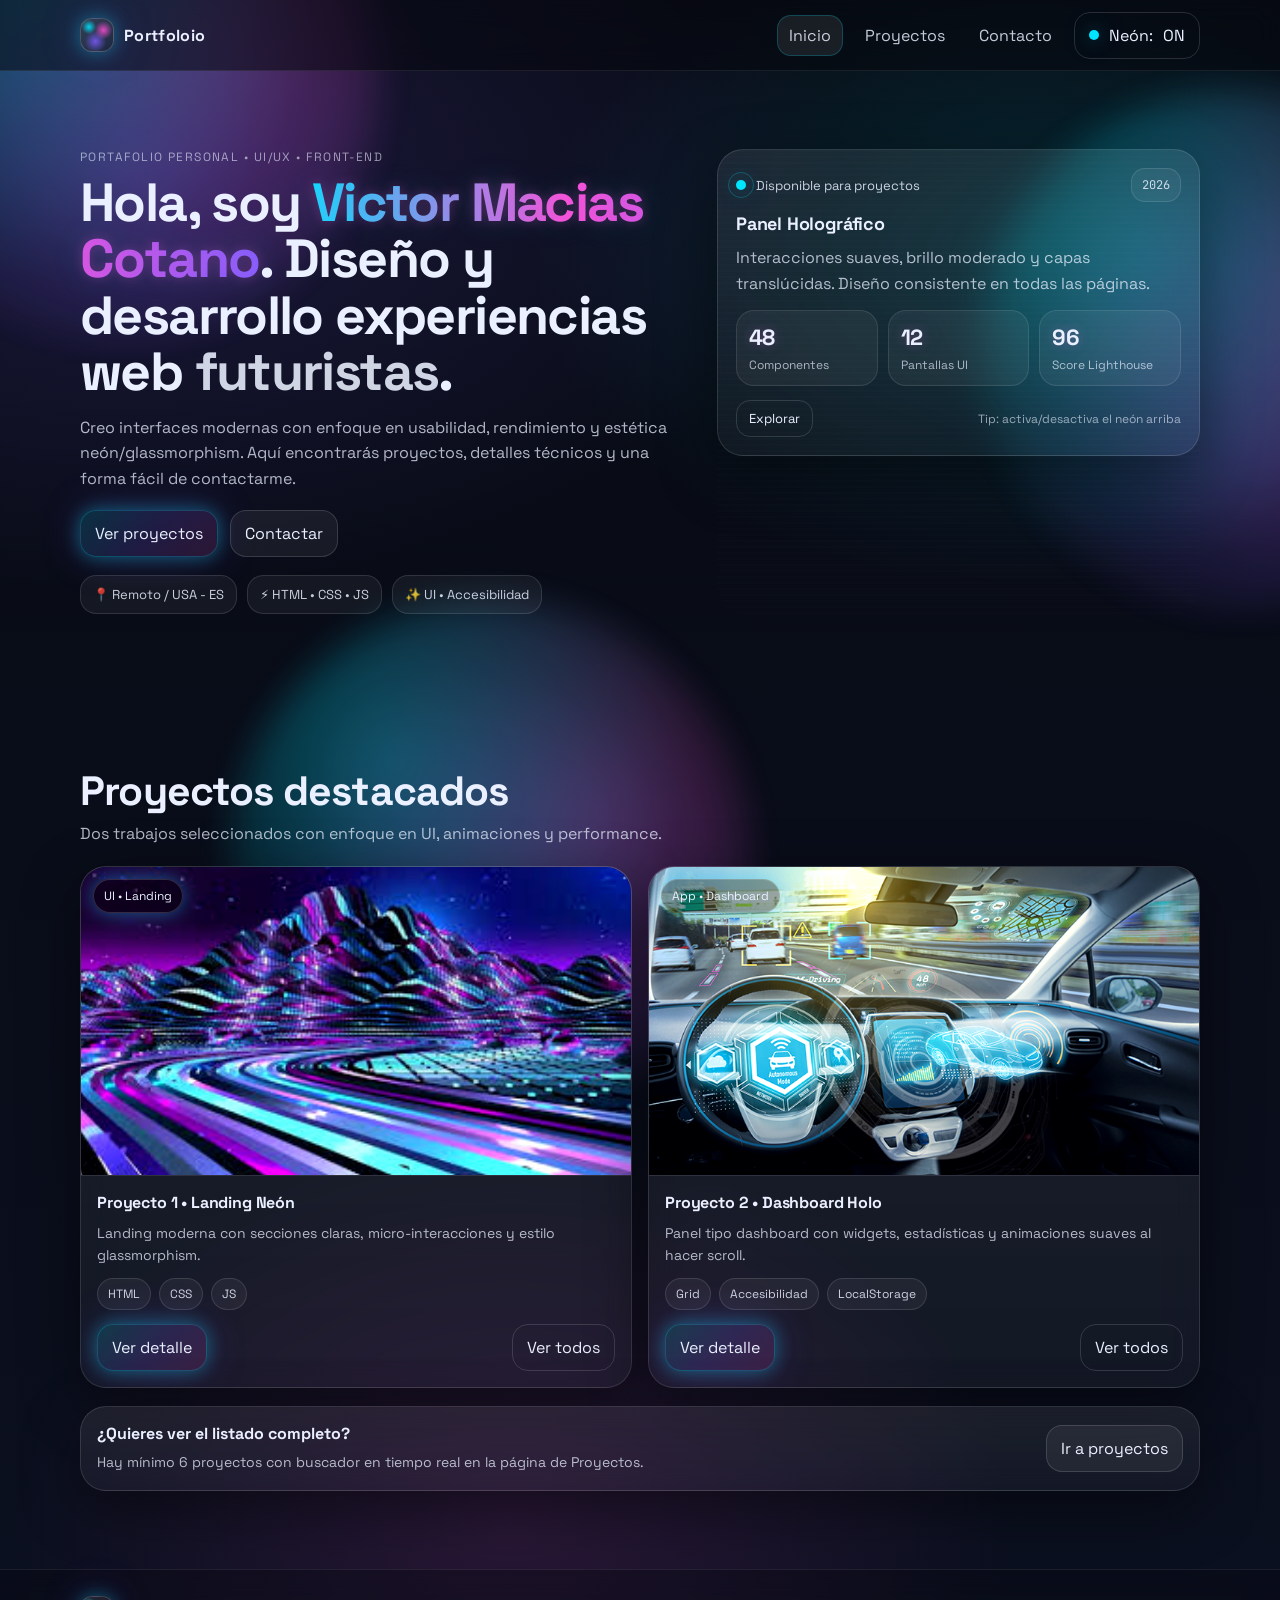
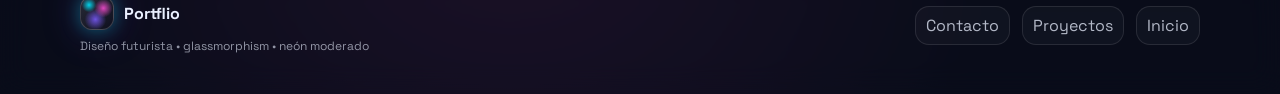
<file: index.html>
<!doctype html>
<html lang="es">
<head>
  <meta charset="utf-8" />
  <meta name="viewport" content="width=device-width, initial-scale=1" />
  <meta name="description" content="Portafolio personal futurista con estética neón y glassmorphism." />
  <title>Neonfolio • Inicio</title>

  <link rel="stylesheet" href="css/styles.css" />
</head>

<body>
  
  <div class="bg-blobs" aria-hidden="true">
    <span class="blob b1"></span>
    <span class="blob b2"></span>
    <span class="blob b3"></span>
  </div>

  
  <header class="navbar">
    <div class="container">
      <div class="nav-inner">
        <a class="brand" href="index.html" aria-label="Ir al inicio">
          <span class="brand-badge" aria-hidden="true"></span>
          <span class="brand-text">Portfoloio</span>
        </a>

        <button class="nav-toggle" type="button" aria-label="Abrir menú" aria-controls="navMenu" aria-expanded="false">
          <span class="nav-toggle-bar"></span>
          <span class="nav-toggle-bar"></span>
          <span class="nav-toggle-bar"></span>
        </button>

        <nav class="nav" id="navMenu" aria-label="Navegación principal">
          <a class="nav-link is-active" href="index.html">Inicio</a>
          <a class="nav-link" href="projects.html">Proyectos</a>
          <a class="nav-link" href="contact.html">Contacto</a>

          <button class="btn btn-ghost neon-toggle" type="button" data-neon-toggle>
            <span class="dot" aria-hidden="true"></span>
            Neón: <span data-neon-label>ON</span>
          </button>
        </nav>
      </div>
    </div>
  </header>

  <main>
    
    <section class="hero section">
      <div class="container">
        <div class="hero-grid">
          <div class="hero-content">
            <p class="kicker">Portafolio Personal • UI/UX • Front-end</p>
            <h1 class="headline">
              Hola, soy <span class="neon-text">Victor Macias Cotano</span>.
              Diseño y desarrollo experiencias web <span class="soft">futuristas</span>.
            </h1>
            <p class="subhead">
              Creo interfaces modernas con enfoque en usabilidad, rendimiento y estética neón/glassmorphism.
              Aquí encontrarás proyectos, detalles técnicos y una forma fácil de contactarme.
            </p>

            <div class="hero-cta">
              <a class="btn btn-primary" href="projects.html">
                Ver proyectos
                <span class="btn-glow" aria-hidden="true"></span>
              </a>
              <a class="btn btn-secondary" href="contact.html">
                Contactar
              </a>
            </div>

            <ul class="meta-row" aria-label="Datos rápidos">
              <li class="meta-chip">📍 Remoto / USA - ES</li>
              <li class="meta-chip">⚡ HTML • CSS • JS</li>
              <li class="meta-chip">✨ UI • Accesibilidad</li>
            </ul>
          </div>

          <div class="hero-card">
            <div class="glass panel">
              <div class="panel-top">
                <div class="status">
                  <span class="pulse" aria-hidden="true"></span>
                  Disponible para proyectos
                </div>
                <div class="tag">2026</div>
              </div>

              <div class="panel-body">
                <h2 class="panel-title">Panel Holográfico</h2>
                <p class="panel-text">
                  Interacciones suaves, brillo moderado y capas translúcidas.
                  Diseño consistente en todas las páginas.
                </p>

                <div class="stats">
                  <div class="stat">
                    <div class="stat-num" data-counter="48">0</div>
                    <div class="stat-label">Componentes</div>
                  </div>
                  <div class="stat">
                    <div class="stat-num" data-counter="12">0</div>
                    <div class="stat-label">Pantallas UI</div>
                  </div>
                  <div class="stat">
                    <div class="stat-num" data-counter="96">0</div>
                    <div class="stat-label">Score Lighthouse</div>
                  </div>
                </div>
              </div>

              <div class="panel-footer">
                <a class="btn btn-small btn-ghost" href="projects.html">Explorar</a>
                <span class="hint">Tip: activa/desactiva el neón arriba</span>
              </div>
            </div>

            <div class="scanline" aria-hidden="true"></div>
          </div>
        </div>
      </div>
    </section>

    
    <section class="section">
      <div class="container">
        <div class="section-head">
          <h2 class="section-title">Proyectos destacados</h2>
          <p class="section-subtitle">Dos trabajos seleccionados con enfoque en UI, animaciones y performance.</p>
        </div>

        <div class="grid grid-2">
          <article class="card glass">
            <div class="card-media">
              <img src="images/proyect1.jpeg" alt="Vista previa del Proyecto 1 (placeholder)" loading="lazy" />
              <span class="chip">UI • Landing</span>
            </div>

            <div class="card-body">
              <h3 class="card-title">Proyecto 1 • Landing Neón</h3>
              <p class="card-text">
                Landing moderna con secciones claras, micro-interacciones y estilo glassmorphism.
              </p>

              <ul class="pill-row" aria-label="Tecnologías del proyecto 1">
                <li class="pill">HTML</li>
                <li class="pill">CSS</li>
                <li class="pill">JS</li>
              </ul>

              <div class="card-actions">
                <a class="btn btn-primary" href="project1.html">
                  Ver detalle
                  <span class="btn-glow" aria-hidden="true"></span>
                </a>
                <a class="btn btn-ghost" href="projects.html">Ver todos</a>
              </div>
            </div>
          </article>

          <article class="card glass">
            <div class="card-media">
              <img src="images/proyecto2.jpg" alt="Vista previa del Proyecto 2 (placeholder)" loading="lazy" />
              <span class="chip">App • Dashboard</span>
            </div>

            <div class="card-body">
              <h3 class="card-title">Proyecto 2 • Dashboard Holo</h3>
              <p class="card-text">
                Panel tipo dashboard con widgets, estadísticas y animaciones suaves al hacer scroll.
              </p>

              <ul class="pill-row" aria-label="Tecnologías del proyecto 2">
                <li class="pill">Grid</li>
                <li class="pill">Accesibilidad</li>
                <li class="pill">LocalStorage</li>
              </ul>

              <div class="card-actions">
                <a class="btn btn-primary" href="project2.html">
                  Ver detalle
                  <span class="btn-glow" aria-hidden="true"></span>
                </a>
                <a class="btn btn-ghost" href="projects.html">Ver todos</a>
              </div>
            </div>
          </article>
        </div>

        <div class="callout glass">
          <div class="callout-left">
            <h3 class="callout-title">¿Quieres ver el listado completo?</h3>
            <p class="callout-text">Hay mínimo 6 proyectos con buscador en tiempo real en la página de Proyectos.</p>
          </div>
          <div class="callout-right">
            <a class="btn btn-secondary" href="projects.html">Ir a proyectos</a>
          </div>
        </div>
      </div>
    </section>
  </main>

  <!-- Footer -->
  <footer class="footer">
    <div class="container footer-inner">
      <div class="footer-left">
        <div class="brand-mini">
          <span class="brand-badge" aria-hidden="true"></span>
          <span>Portflio</span>
        </div>
        <p class="footer-note">Diseño futurista • glassmorphism • neón moderado</p>
      </div>

      <div class="footer-right">
        <a class="footer-link" href="contact.html">Contacto</a>
        <a class="footer-link" href="projects.html">Proyectos</a>
        <a class="footer-link" href="index.html">Inicio</a>
      </div>
    </div>
  </footer>

  <script src="js/app.js"></script>
</body>
</html>
</file>
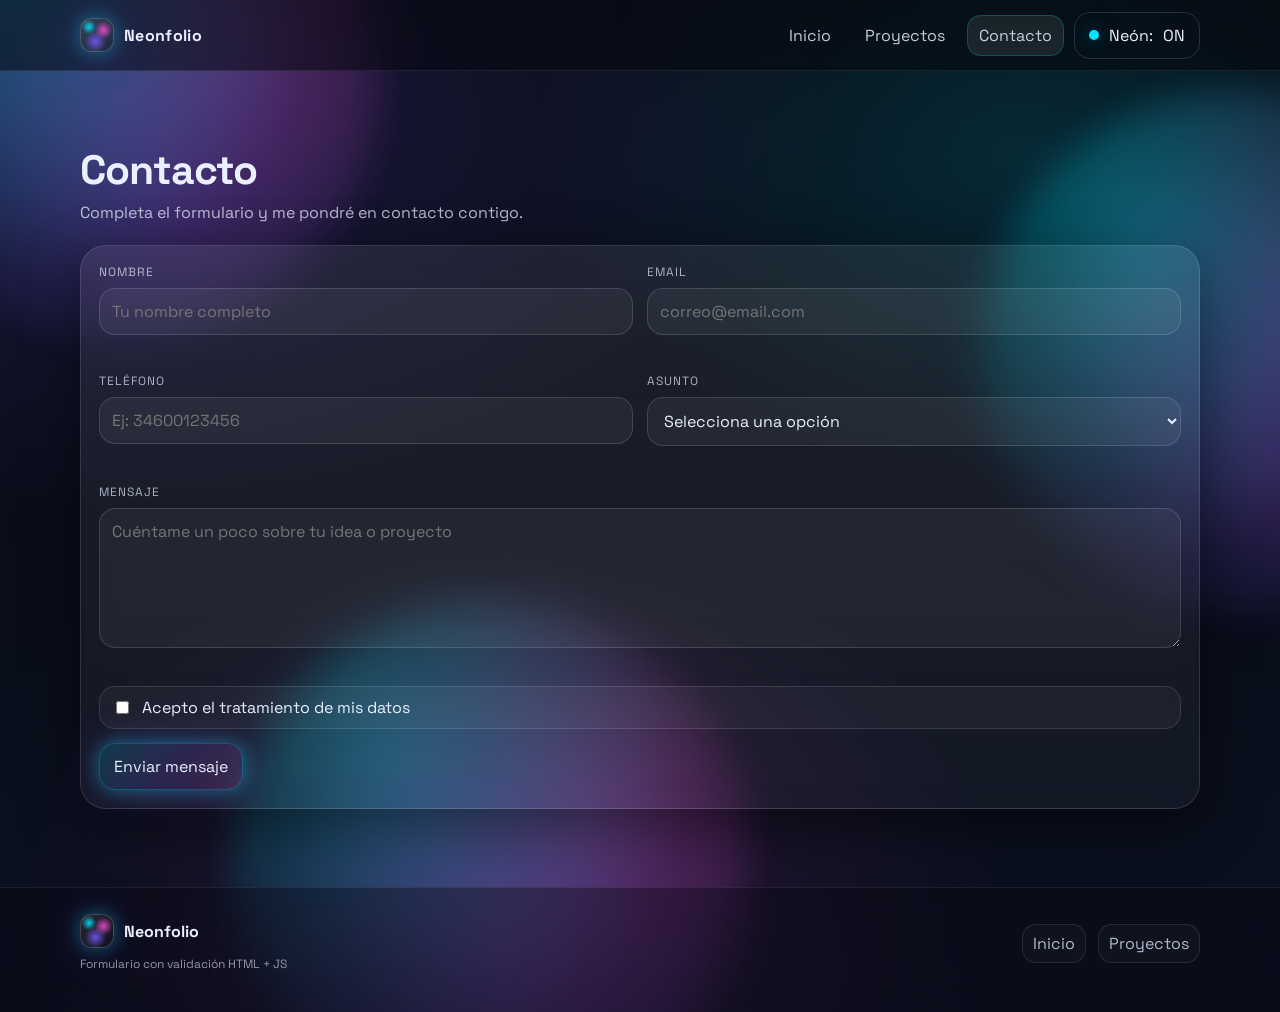
<file: contact.html>
<!doctype html>
<html lang="es">
<head>
  <meta charset="utf-8" />
  <meta name="viewport" content="width=device-width, initial-scale=1" />
  <meta name="description" content="Formulario de contacto del portafolio" />
  <title>Neonfolio • Contacto</title>

  <link rel="stylesheet" href="css/styles.css" />
</head>

<body>
  <div class="bg-blobs">
    <span class="blob b1"></span>
    <span class="blob b2"></span>
    <span class="blob b3"></span>
  </div>

  <header class="navbar">
    <div class="container">
      <div class="nav-inner">
        <a class="brand" href="index.html">
          <span class="brand-badge"></span>
          <span class="brand-text">Neonfolio</span>
        </a>

        <nav class="nav">
          <a class="nav-link" href="index.html">Inicio</a>
          <a class="nav-link" href="projects.html">Proyectos</a>
          <a class="nav-link is-active" href="contact.html">Contacto</a>

          <button class="btn btn-ghost neon-toggle" type="button" data-neon-toggle>
            <span class="dot"></span>
            Neón: <span data-neon-label>ON</span>
          </button>
        </nav>
      </div>
    </div>
  </header>

  <main>
    <section class="section">
      <div class="container">
        <div class="section-head">
          <h1 class="section-title">Contacto</h1>
          <p class="section-subtitle">
            Completa el formulario y me pondré en contacto contigo.
          </p>
        </div>

        <form class="contact-form glass" novalidate data-contact-form>
          <div class="form-grid">
            <label class="field">
              <span class="field-label">Nombre</span>
              <input
                class="input"
                type="text"
                name="name"
                required
                pattern="[A-Za-zÁÉÍÓÚáéíóúÑñ ]{2,40}"
                placeholder="Tu nombre completo"
              />
              <small class="field-msg"></small>
            </label>

            <label class="field">
              <span class="field-label">Email</span>
              <input
                class="input"
                type="email"
                name="email"
                required
                placeholder="correo@email.com"
              />
              <small class="field-msg"></small>
            </label>

            <label class="field">
              <span class="field-label">Teléfono</span>
              <input
                class="input"
                type="tel"
                name="phone"
                required
                pattern="[0-9]{9,15}"
                placeholder="Ej: 34600123456"
              />
              <small class="field-msg"></small>
            </label>

            <label class="field">
              <span class="field-label">Asunto</span>
              <select class="input" name="subject" required>
                <option value="">Selecciona una opción</option>
                <option>Nuevo proyecto</option>
                <option>Colaboración</option>
                <option>Presupuesto</option>
                <option>Otro</option>
              </select>
              <small class="field-msg"></small>
            </label>

            <label class="field field-full">
              <span class="field-label">Mensaje</span>
              <textarea
                class="input"
                name="message"
                rows="5"
                minlength="20"
                required
                placeholder="Cuéntame un poco sobre tu idea o proyecto"
              ></textarea>
              <small class="field-msg"></small>
            </label>

            <label class="field checkbox-field field-full">
              <input type="checkbox" name="terms" required />
              <span>Acepto el tratamiento de mis datos</span>
            </label>
          </div>

          <div class="form-actions">
            <button class="btn btn-primary" type="submit">
              Enviar mensaje
              <span class="btn-glow"></span>
            </button>
            <p class="form-status" data-form-status></p>
          </div>
        </form>
      </div>
    </section>
  </main>

  <footer class="footer">
    <div class="container footer-inner">
      <div class="footer-left">
        <div class="brand-mini">
          <span class="brand-badge"></span>
          <span>Neonfolio</span>
        </div>
        <p class="footer-note">Formulario con validación HTML + JS</p>
      </div>

      <div class="footer-right">
        <a class="footer-link" href="index.html">Inicio</a>
        <a class="footer-link" href="projects.html">Proyectos</a>
      </div>
    </div>
  </footer>

  <script src="js/app.js"></script>
</body>
</html>
</file>
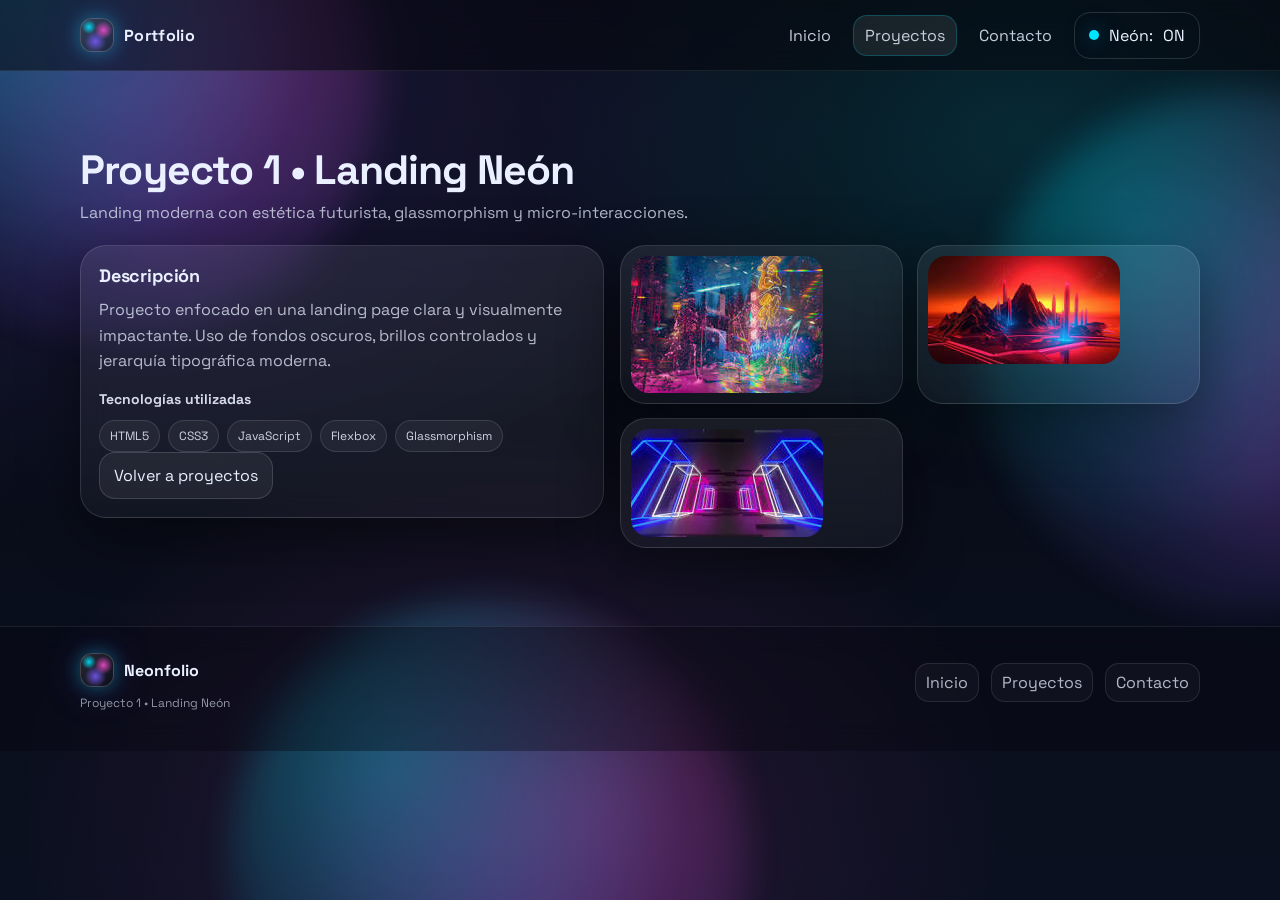
<file: project1.html>
<!doctype html>
<html lang="es">
<head>
  <meta charset="utf-8" />
  <meta name="viewport" content="width=device-width, initial-scale=1" />
  <meta name="description" content="Detalle del Proyecto 1 - Landing Neón" />
  <title>Neonfolio • Proyecto 1</title>

  <link rel="stylesheet" href="css/styles.css" />
</head>

<body>
  <div class="bg-blobs">
    <span class="blob b1"></span>
    <span class="blob b2"></span>
    <span class="blob b3"></span>
  </div>

  <header class="navbar">
    <div class="container">
      <div class="nav-inner">
        <a class="brand" href="index.html">
          <span class="brand-badge"></span>
          <span class="brand-text">Portfolio</span>
        </a>

        <nav class="nav">
          <a class="nav-link" href="index.html">Inicio</a>
          <a class="nav-link is-active" href="projects.html">Proyectos</a>
          <a class="nav-link" href="contact.html">Contacto</a>

          <button class="btn btn-ghost neon-toggle" type="button" data-neon-toggle>
            <span class="dot"></span>
            Neón: <span data-neon-label>ON</span>
          </button>
        </nav>
      </div>
    </div>
  </header>

  <main>
    <section class="section">
      <div class="container">
        <div class="section-head">
          <h1 class="section-title">Proyecto 1 • Landing Neón</h1>
          <p class="section-subtitle">
            Landing moderna con estética futurista, glassmorphism y micro-interacciones.
          </p>
        </div>

        <div class="project-layout">
          <div class="project-info glass">
            <h2 class="panel-title">Descripción</h2>
            <p class="panel-text">
              Proyecto enfocado en una landing page clara y visualmente impactante.
              Uso de fondos oscuros, brillos controlados y jerarquía tipográfica moderna.
            </p>

            <h3 class="panel-subtitle">Tecnologías utilizadas</h3>
            <ul class="pill-row">
              <li class="pill">HTML5</li>
              <li class="pill">CSS3</li>
              <li class="pill">JavaScript</li>
              <li class="pill">Flexbox</li>
              <li class="pill">Glassmorphism</li>
            </ul>

            <a class="btn btn-secondary" href="projects.html">
              Volver a proyectos
            </a>
          </div>

          <div class="project-gallery">
            <div class="card glass">
              <img src="images/img-proyect1/1.jpeg" alt="Vista 1 del proyecto" loading="lazy" />
            </div>
            <div class="card glass">
              <img src="images/img-proyect1/2.jpeg" alt="Vista 2 del proyecto" loading="lazy" />
            </div>
            <div class="card glass">
              <img src="images/img-proyect1/3.jpeg" alt="Vista 3 del proyecto" loading="lazy" />
            </div>
          </div>
        </div>
      </div>
    </section>
  </main>

  <footer class="footer">
    <div class="container footer-inner">
      <div class="footer-left">
        <div class="brand-mini">
          <span class="brand-badge"></span>
          <span>Neonfolio</span>
        </div>
        <p class="footer-note">Proyecto 1 • Landing Neón</p>
      </div>

      <div class="footer-right">
        <a class="footer-link" href="index.html">Inicio</a>
        <a class="footer-link" href="projects.html">Proyectos</a>
        <a class="footer-link" href="contact.html">Contacto</a>
      </div>
    </div>
  </footer>

  <script src="js/app.js"></script>
</body>
</html>
</file>
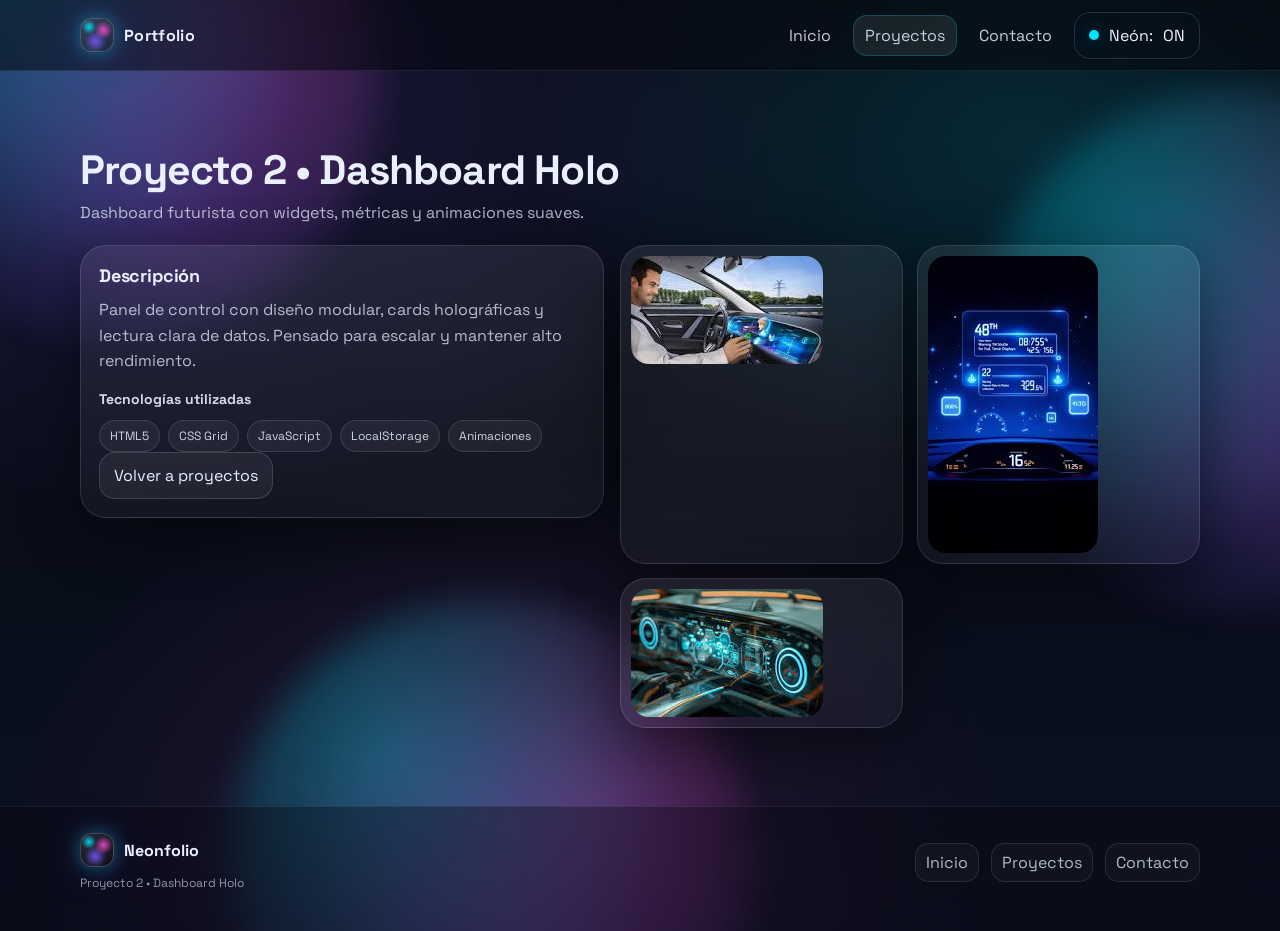
<file: project2.html>
<!doctype html>
<html lang="es">
<head>
  <meta charset="utf-8" />
  <meta name="viewport" content="width=device-width, initial-scale=1" />
  <meta name="description" content="Detalle del Proyecto 2 - Dashboard Holo" />
  <title>Neonfolio • Proyecto 2</title>

  <link rel="stylesheet" href="css/styles.css" />
</head>

<body>
  <div class="bg-blobs">
    <span class="blob b1"></span>
    <span class="blob b2"></span>
    <span class="blob b3"></span>
  </div>

  <header class="navbar">
    <div class="container">
      <div class="nav-inner">
        <a class="brand" href="index.html">
          <span class="brand-badge"></span>
          <span class="brand-text">Portfolio</span>
        </a>

        <nav class="nav">
          <a class="nav-link" href="index.html">Inicio</a>
          <a class="nav-link is-active" href="projects.html">Proyectos</a>
          <a class="nav-link" href="contact.html">Contacto</a>

          <button class="btn btn-ghost neon-toggle" type="button" data-neon-toggle>
            <span class="dot"></span>
            Neón: <span data-neon-label>ON</span>
          </button>
        </nav>
      </div>
    </div>
  </header>

  <main>
    <section class="section">
      <div class="container">
        <div class="section-head">
          <h1 class="section-title">Proyecto 2 • Dashboard Holo</h1>
          <p class="section-subtitle">
            Dashboard futurista con widgets, métricas y animaciones suaves.
          </p>
        </div>

        <div class="project-layout">
          <div class="project-info glass">
            <h2 class="panel-title">Descripción</h2>
            <p class="panel-text">
              Panel de control con diseño modular, cards holográficas y lectura clara
              de datos. Pensado para escalar y mantener alto rendimiento.
            </p>

            <h3 class="panel-subtitle">Tecnologías utilizadas</h3>
            <ul class="pill-row">
              <li class="pill">HTML5</li>
              <li class="pill">CSS Grid</li>
              <li class="pill">JavaScript</li>
              <li class="pill">LocalStorage</li>
              <li class="pill">Animaciones</li>
            </ul>

            <a class="btn btn-secondary" href="projects.html">
              Volver a proyectos
            </a>
          </div>

          <div class="project-gallery">
            <div class="card glass">
              <img src="images/img-proyect2/1.jpeg" alt="Vista 1 del dashboard" loading="lazy" />
            </div>
            <div class="card glass">
              <img src="images/img-proyect2/2.jpeg" alt="Vista 2 del dashboard" loading="lazy" />
            </div>
            <div class="card glass">
              <img src="images/img-proyect2/3.jpeg" alt="Vista 3 del dashboard" loading="lazy" />
            </div>
          </div>
        </div>
      </div>
    </section>
  </main>

  <footer class="footer">
    <div class="container footer-inner">
      <div class="footer-left">
        <div class="brand-mini">
          <span class="brand-badge"></span>
          <span>Neonfolio</span>
        </div>
        <p class="footer-note">Proyecto 2 • Dashboard Holo</p>
      </div>

      <div class="footer-right">
        <a class="footer-link" href="index.html">Inicio</a>
        <a class="footer-link" href="projects.html">Proyectos</a>
        <a class="footer-link" href="contact.html">Contacto</a>
      </div>
    </div>
  </footer>

  <script src="js/app.js"></script>
</body>
</html>
</file>
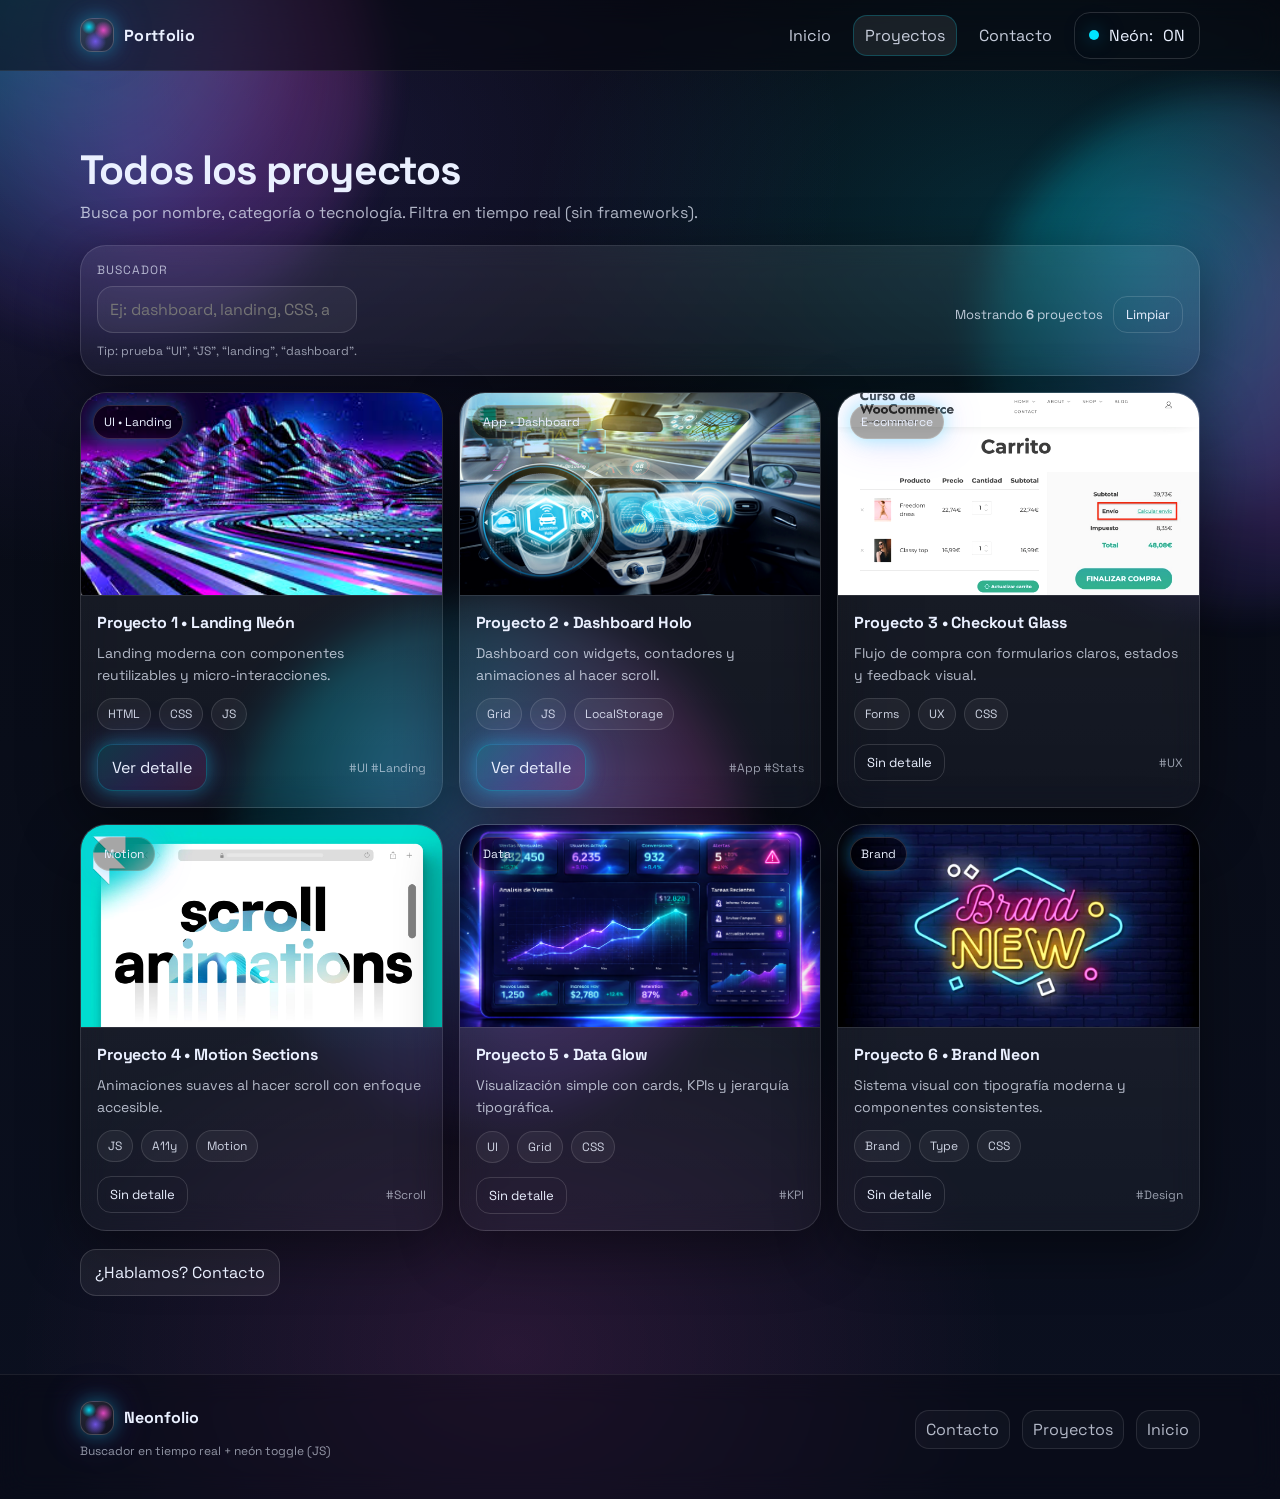
<file: projects.html>
<!doctype html>
<html lang="es">
<head>
  <meta charset="utf-8" />
  <meta name="viewport" content="width=device-width, initial-scale=1" />
  <meta name="description" content="Listado de proyectos del portafolio." />
  <title>Neonfolio • Proyectos</title>

  <link rel="stylesheet" href="css/styles.css" />
</head>

<body>
  <div class="bg-blobs" aria-hidden="true">
    <span class="blob b1"></span>
    <span class="blob b2"></span>
    <span class="blob b3"></span>
  </div>

  <header class="navbar">
    <div class="container">
      <div class="nav-inner">
        <a class="brand" href="index.html" aria-label="Ir al inicio">
          <span class="brand-badge" aria-hidden="true"></span>
          <span class="brand-text">Portfolio</span>
        </a>

        <button class="nav-toggle" type="button" aria-label="Abrir menú" aria-controls="navMenu" aria-expanded="false">
          <span class="nav-toggle-bar"></span>
          <span class="nav-toggle-bar"></span>
          <span class="nav-toggle-bar"></span>
        </button>

        <nav class="nav" id="navMenu" aria-label="Navegación principal">
          <a class="nav-link" href="index.html">Inicio</a>
          <a class="nav-link is-active" href="projects.html">Proyectos</a>
          <a class="nav-link" href="contact.html">Contacto</a>

          <button class="btn btn-ghost neon-toggle" type="button" data-neon-toggle>
            <span class="dot" aria-hidden="true"></span>
            Neón: <span data-neon-label>ON</span>
          </button>
        </nav>
      </div>
    </div>
  </header>

  <main>
    <section class="section">
      <div class="container">
        <div class="section-head">
          <h1 class="section-title">Todos los proyectos</h1>
          <p class="section-subtitle">
            Busca por nombre, categoría o tecnología. Filtra en tiempo real (sin frameworks).
          </p>
        </div>

        <div class="tools glass">
          <div class="tools-row">
            <label class="field" for="projectSearch">
              <span class="field-label">Buscador</span>
              <input
                id="projectSearch"
                class="input"
                type="search"
                placeholder="Ej: dashboard, landing, CSS, accesibilidad..."
                autocomplete="off"
                data-project-search
              />
            </label>

            <div class="tools-meta">
              <div class="count">
                Mostrando <strong data-project-count>0</strong> proyectos
              </div>
              <button class="btn btn-ghost btn-small" type="button" data-clear-search>
                Limpiar
              </button>
            </div>
          </div>

          <div class="hint-row">
            <span class="hint">Tip: prueba “UI”, “JS”, “landing”, “dashboard”.</span>
            <span class="hint" data-empty-state hidden>No hay resultados. Prueba otra palabra.</span>
          </div>
        </div>

        <div class="grid grid-3 projects-grid" data-project-grid>
          <!-- Los 2 primeros enlazan a sus páginas de detalle -->
          <article class="card glass project-card" data-project-card data-tags="landing ui html css js neon glassmorphism accesibilidad">
            <div class="card-media">
              <img src="images/proyect1.jpeg" alt="Proyecto 1 - Landing Neón (placeholder)" loading="lazy" />
              <span class="chip">UI • Landing</span>
            </div>
            <div class="card-body">
              <h2 class="card-title">Proyecto 1 • Landing Neón</h2>
              <p class="card-text">Landing moderna con componentes reutilizables y micro-interacciones.</p>
              <ul class="pill-row">
                <li class="pill">HTML</li>
                <li class="pill">CSS</li>
                <li class="pill">JS</li>
              </ul>
              <div class="card-actions">
                <a class="btn btn-primary" href="project1.html">
                  Ver detalle
                  <span class="btn-glow" aria-hidden="true"></span>
                </a>
                <span class="mini">#UI #Landing</span>
              </div>
            </div>
          </article>

          <article class="card glass project-card" data-project-card data-tags="dashboard app ui stats localstorage js grid accesibilidad performance">
            <div class="card-media">
              <img src="images/proyecto2.jpg" alt="Proyecto 2 - Dashboard Holo (placeholder)" loading="lazy" />
              <span class="chip">App • Dashboard</span>
            </div>
            <div class="card-body">
              <h2 class="card-title">Proyecto 2 • Dashboard Holo</h2>
              <p class="card-text">Dashboard con widgets, contadores y animaciones al hacer scroll.</p>
              <ul class="pill-row">
                <li class="pill">Grid</li>
                <li class="pill">JS</li>
                <li class="pill">LocalStorage</li>
              </ul>
              <div class="card-actions">
                <a class="btn btn-primary" href="project2.html">
                  Ver detalle
                  <span class="btn-glow" aria-hidden="true"></span>
                </a>
                <span class="mini">#App #Stats</span>
              </div>
            </div>
          </article>

          <!-- Placeholders realistas (sin página de detalle) -->
          <article class="card glass project-card" data-project-card data-tags="ecommerce ui checkout html css">
            <div class="card-media">
              <img src="images/proyecto3.jpg" alt="Proyecto 3 - Checkout Glass (placeholder)" loading="lazy" />
              <span class="chip">E-commerce</span>
            </div>
            <div class="card-body">
              <h2 class="card-title">Proyecto 3 • Checkout Glass</h2>
              <p class="card-text">Flujo de compra con formularios claros, estados y feedback visual.</p>
              <ul class="pill-row">
                <li class="pill">Forms</li>
                <li class="pill">UX</li>
                <li class="pill">CSS</li>
              </ul>
              <div class="card-actions">
                <button class="btn btn-ghost btn-small" type="button" disabled>Sin detalle</button>
                <span class="mini">#UX</span>
              </div>
            </div>
          </article>

          <article class="card glass project-card" data-project-card data-tags="portfolio animation scroll intersection observer js ui">
            <div class="card-media">
              <img src="images/proyecto4.jpg" alt="Proyecto 4 - Motion Sections (placeholder)" loading="lazy" />
              <span class="chip">Motion</span>
            </div>
            <div class="card-body">
              <h2 class="card-title">Proyecto 4 • Motion Sections</h2>
              <p class="card-text">Animaciones suaves al hacer scroll con enfoque accesible.</p>
              <ul class="pill-row">
                <li class="pill">JS</li>
                <li class="pill">A11y</li>
                <li class="pill">Motion</li>
              </ul>
              <div class="card-actions">
                <button class="btn btn-ghost btn-small" type="button" disabled>Sin detalle</button>
                <span class="mini">#Scroll</span>
              </div>
            </div>
          </article>

          <article class="card glass project-card" data-project-card data-tags="data visualization charts ui css grid">
            <div class="card-media">
              <img src="images/project5.png" alt="Proyecto 5 - Data Glow (placeholder)" loading="lazy" />
              <span class="chip">Data</span>
            </div>
            <div class="card-body">
              <h2 class="card-title">Proyecto 5 • Data Glow</h2>
              <p class="card-text">Visualización simple con cards, KPIs y jerarquía tipográfica.</p>
              <ul class="pill-row">
                <li class="pill">UI</li>
                <li class="pill">Grid</li>
                <li class="pill">CSS</li>
              </ul>
              <div class="card-actions">
                <button class="btn btn-ghost btn-small" type="button" disabled>Sin detalle</button>
                <span class="mini">#KPI</span>
              </div>
            </div>
          </article>

          <article class="card glass project-card" data-project-card data-tags="landing brand typography neon css">
            <div class="card-media">
              <img src="images/proyect6.jpg" alt="Proyecto 6 - Brand Neon (placeholder)" loading="lazy" />
              <span class="chip">Brand</span>
            </div>
            <div class="card-body">
              <h2 class="card-title">Proyecto 6 • Brand Neon</h2>
              <p class="card-text">Sistema visual con tipografía moderna y componentes consistentes.</p>
              <ul class="pill-row">
                <li class="pill">Brand</li>
                <li class="pill">Type</li>
                <li class="pill">CSS</li>
              </ul>
              <div class="card-actions">
                <button class="btn btn-ghost btn-small" type="button" disabled>Sin detalle</button>
                <span class="mini">#Design</span>
              </div>
            </div>
          </article>
        </div>

        <div class="section-actions">
          <a class="btn btn-secondary" href="contact.html">¿Hablamos? Contacto</a>
        </div>
      </div>
    </section>
  </main>

  <footer class="footer">
    <div class="container footer-inner">
      <div class="footer-left">
        <div class="brand-mini">
          <span class="brand-badge" aria-hidden="true"></span>
          <span>Neonfolio</span>
        </div>
        <p class="footer-note">Buscador en tiempo real + neón toggle (JS)</p>
      </div>

      <div class="footer-right">
        <a class="footer-link" href="contact.html">Contacto</a>
        <a class="footer-link" href="projects.html">Proyectos</a>
        <a class="footer-link" href="index.html">Inicio</a>
      </div>
    </div>
  </footer>

  <script src="js/app.js"></script>
</body>
</html>
</file>
<file: css/styles.css>
@import url('https://fonts.googleapis.com/css2?family=Space+Grotesk:wght@400;500;600;700&family=JetBrains+Mono:wght@400;600&display=swap');

:root{
  --bg0:#070A12;
  --bg1:#0B1020;
  --card:rgba(255,255,255,.07);
  --card2:rgba(255,255,255,.05);
  --stroke:rgba(255,255,255,.12);
  --text:#EAF0FF;
  --muted:rgba(234,240,255,.75);
  --muted2:rgba(234,240,255,.6);
  --shadow:0 18px 60px rgba(0,0,0,.45);
  --radius:18px;
  --radius2:26px;
  --container:1120px;

  --accent:#7C5CFF;
  --accent2:#00E5FF;
  --accent3:#FF4FD8;

  --glow:0 0 18px rgba(0,229,255,.35), 0 0 40px rgba(124,92,255,.25);
  --glow2:0 0 12px rgba(255,79,216,.28), 0 0 32px rgba(0,229,255,.18);

  --focus:0 0 0 3px rgba(0,229,255,.25);
  --speed:.22s;
  --speed2:.45s;
}

:root[data-neon="off"]{
  --accent:#5B6BFF;
  --accent2:#A7B2FF;
  --accent3:#9AA5FF;
  --glow:none;
  --glow2:none;
  --focus:0 0 0 3px rgba(167,178,255,.22);
}

*,
*::before,
*::after{box-sizing:border-box}

html{scroll-behavior:smooth}

body{
  margin:0;
  font-family:"Space Grotesk",system-ui,-apple-system,Segoe UI,Roboto,Ubuntu,Arial,sans-serif;
  color:var(--text);
  background:
    radial-gradient(1200px 700px at 10% 10%, rgba(124,92,255,.18), transparent 60%),
    radial-gradient(900px 600px at 80% 15%, rgba(0,229,255,.14), transparent 55%),
    radial-gradient(900px 700px at 40% 90%, rgba(255,79,216,.12), transparent 55%),
    linear-gradient(180deg, var(--bg0), var(--bg1));
  min-height:100vh;
  overflow-x:hidden;
}

img{max-width:100%;height:auto;display:block}

a{color:inherit;text-decoration:none}

button,input,select,textarea{font:inherit;color:inherit}

.container{
  width:min(var(--container), calc(100% - 40px));
  margin:0 auto;
}

.section{padding:78px 0}

.section-head{
  display:flex;
  flex-direction:column;
  gap:10px;
  margin-bottom:22px;
}

.section-title{
  font-size:clamp(28px, 3.2vw, 44px);
  line-height:1.05;
  letter-spacing:-.02em;
  margin:0;
}

.section-subtitle{
  margin:0;
  color:var(--muted);
  max-width:70ch;
}

.kicker{
  margin:0 0 10px;
  color:var(--muted2);
  letter-spacing:.12em;
  text-transform:uppercase;
  font-size:12px;
}

.headline{
  margin:0;
  font-size:clamp(34px, 4.2vw, 56px);
  line-height:1.05;
  letter-spacing:-.03em;
}

.subhead{
  margin:14px 0 0;
  color:var(--muted);
  max-width:70ch;
  font-size:16px;
  line-height:1.6;
}

.soft{color:rgba(234,240,255,.88)}

.neon-text{
  background:linear-gradient(90deg, var(--accent2), var(--accent3), var(--accent));
  -webkit-background-clip:text;
  background-clip:text;
  color:transparent;
  text-shadow:var(--glow2);
}

.glass{
  background:linear-gradient(180deg, rgba(255,255,255,.08), rgba(255,255,255,.04));
  border:1px solid var(--stroke);
  border-radius:var(--radius2);
  backdrop-filter: blur(14px);
  -webkit-backdrop-filter: blur(14px);
  box-shadow: var(--shadow);
}

.card{
  overflow:hidden;
  transition:transform var(--speed2) ease, border-color var(--speed) ease, box-shadow var(--speed2) ease;
}

.card:hover{
  transform: translateY(-4px);
  border-color: rgba(0,229,255,.28);
  box-shadow: 0 22px 70px rgba(0,0,0,.55);
}

.navbar{
  position:sticky;
  top:0;
  z-index:50;
  backdrop-filter: blur(14px);
  -webkit-backdrop-filter: blur(14px);
  background:rgba(6,8,16,.55);
  border-bottom:1px solid rgba(255,255,255,.08);
}

.nav-inner{
  display:flex;
  align-items:center;
  justify-content:space-between;
  gap:14px;
  min-height:70px;
}

.brand{
  display:flex;
  align-items:center;
  gap:10px;
  font-weight:700;
  letter-spacing:.02em;
}

.brand-text{font-size:16px}

.brand-badge{
  width:34px;
  height:34px;
  border-radius:12px;
  background:
    radial-gradient(12px 12px at 25% 25%, rgba(0,229,255,.9), transparent 60%),
    radial-gradient(14px 14px at 70% 35%, rgba(255,79,216,.85), transparent 65%),
    radial-gradient(18px 18px at 45% 70%, rgba(124,92,255,.85), transparent 60%),
    linear-gradient(135deg, rgba(255,255,255,.12), rgba(255,255,255,.02));
  border:1px solid rgba(255,255,255,.18);
  box-shadow: var(--glow);
}

.nav{
  display:flex;
  align-items:center;
  gap:10px;
}

.nav-link{
  padding:10px 12px;
  border-radius:14px;
  color:rgba(234,240,255,.84);
  transition:background var(--speed) ease, color var(--speed) ease, box-shadow var(--speed) ease;
}

.nav-link:hover{
  background:rgba(255,255,255,.06);
  color:var(--text);
}

.nav-link.is-active{
  background:rgba(255,255,255,.08);
  box-shadow: inset 0 0 0 1px rgba(0,229,255,.22);
}

.nav-toggle{
  display:none;
  width:44px;
  height:44px;
  border-radius:14px;
  border:1px solid rgba(255,255,255,.12);
  background:rgba(255,255,255,.05);
  cursor:pointer;
}

.nav-toggle-bar{
  display:block;
  width:18px;
  height:2px;
  margin:4px auto;
  background:rgba(234,240,255,.9);
  border-radius:2px;
}

.btn{
  position:relative;
  display:inline-flex;
  align-items:center;
  justify-content:center;
  gap:10px;
  padding:12px 14px;
  border-radius:16px;
  border:1px solid rgba(255,255,255,.14);
  cursor:pointer;
  user-select:none;
  transition:transform var(--speed) ease, background var(--speed) ease, border-color var(--speed) ease, box-shadow var(--speed2) ease, opacity var(--speed) ease;
  white-space:nowrap;
}

.btn:active{transform:translateY(1px)}

.btn-primary{
  background:linear-gradient(135deg, rgba(0,229,255,.16), rgba(124,92,255,.18), rgba(255,79,216,.14));
  border-color: rgba(0,229,255,.22);
  box-shadow: var(--glow);
}

.btn-primary:hover{
  border-color: rgba(0,229,255,.35);
  box-shadow: 0 0 0 1px rgba(0,229,255,.12), 0 22px 70px rgba(0,0,0,.55);
}

.btn-secondary{
  background:rgba(255,255,255,.06);
  border-color: rgba(255,255,255,.14);
}

.btn-secondary:hover{
  background:rgba(255,255,255,.08);
  border-color: rgba(255,255,255,.18);
}

.btn-ghost{
  background:transparent;
  border-color: rgba(255,255,255,.14);
}

.btn-ghost:hover{
  background:rgba(255,255,255,.06);
  border-color: rgba(0,229,255,.22);
}

.btn-small{
  padding:9px 12px;
  border-radius:14px;
  font-size:13px;
}

.btn-glow{
  position:absolute;
  inset:-2px;
  border-radius:18px;
  pointer-events:none;
  opacity:.0;
  transition:opacity var(--speed2) ease;
  box-shadow: var(--glow2);
}

.btn-primary:hover .btn-glow{opacity:1}

.neon-toggle{
  display:inline-flex;
  align-items:center;
  gap:10px;
}

.neon-toggle .dot{
  width:10px;
  height:10px;
  border-radius:50%;
  background:var(--accent2);
  box-shadow: var(--glow);
}

.bg-blobs{
  position:fixed;
  inset:0;
  pointer-events:none;
  z-index:-1;
  filter: blur(18px);
  opacity:.9;
}

.blob{
  position:absolute;
  width:520px;
  height:520px;
  border-radius:50%;
  background: radial-gradient(circle at 30% 30%, rgba(0,229,255,.35), transparent 60%),
              radial-gradient(circle at 70% 40%, rgba(255,79,216,.28), transparent 62%),
              radial-gradient(circle at 55% 70%, rgba(124,92,255,.25), transparent 62%);
  mix-blend-mode:screen;
  animation: floaty 10s ease-in-out infinite;
}

.blob.b1{top:-180px;left:-140px;animation-duration:12s}
.blob.b2{top:10%;right:-220px;animation-duration:14s}
.blob.b3{bottom:-220px;left:18%;animation-duration:16s}

@keyframes floaty{
  0%,100%{transform:translate3d(0,0,0) scale(1)}
  50%{transform:translate3d(0,-18px,0) scale(1.02)}
}

.hero-grid{
  display:grid;
  grid-template-columns: 1.12fr .88fr;
  gap:22px;
  align-items:stretch;
}

.hero-cta{
  display:flex;
  gap:12px;
  margin-top:18px;
  flex-wrap:wrap;
}

.meta-row{
  list-style:none;
  display:flex;
  gap:10px;
  flex-wrap:wrap;
  padding:0;
  margin:18px 0 0;
}

.meta-chip{
  padding:10px 12px;
  border-radius:16px;
  background:rgba(255,255,255,.05);
  border:1px solid rgba(255,255,255,.12);
  color:rgba(234,240,255,.85);
  font-size:13px;
}

.hero-card{position:relative}

.panel{
  padding:18px;
  border-radius:var(--radius2);
}

.panel-top{
  display:flex;
  align-items:center;
  justify-content:space-between;
  gap:10px;
  margin-bottom:10px;
}

.status{
  display:inline-flex;
  align-items:center;
  gap:10px;
  color:rgba(234,240,255,.86);
  font-size:13px;
}

.pulse{
  width:10px;
  height:10px;
  border-radius:50%;
  background:var(--accent2);
  box-shadow: var(--glow);
  position:relative;
}

.pulse::after{
  content:"";
  position:absolute;
  inset:-8px;
  border-radius:50%;
  border:1px solid rgba(0,229,255,.26);
  animation:pulse 1.6s ease-out infinite;
}

@keyframes pulse{
  0%{transform:scale(.6);opacity:.55}
  100%{transform:scale(1.35);opacity:0}
}

.tag{
  font-family:"JetBrains Mono", ui-monospace, SFMono-Regular, Menlo, Monaco, Consolas, "Liberation Mono", monospace;
  font-size:12px;
  color:rgba(234,240,255,.85);
  padding:8px 10px;
  border-radius:14px;
  background:rgba(255,255,255,.05);
  border:1px solid rgba(255,255,255,.12);
}

.panel-title{
  margin:0;
  font-size:18px;
  letter-spacing:-.01em;
}

.panel-subtitle{
  margin:16px 0 8px;
  font-size:14px;
  color:rgba(234,240,255,.9);
}

.panel-text{
  margin:10px 0 0;
  color:var(--muted);
  line-height:1.6;
}

.stats{
  margin-top:14px;
  display:grid;
  grid-template-columns:repeat(3,1fr);
  gap:10px;
}

.stat{
  padding:12px;
  border-radius:18px;
  background:rgba(255,255,255,.05);
  border:1px solid rgba(255,255,255,.1);
}

.stat-num{
  font-size:22px;
  font-weight:700;
  letter-spacing:-.02em;
  text-shadow:var(--glow2);
}

.stat-label{
  margin-top:6px;
  font-size:12px;
  color:rgba(234,240,255,.7);
}

.panel-footer{
  display:flex;
  align-items:center;
  justify-content:space-between;
  gap:10px;
  margin-top:14px;
}

.hint{
  font-size:12px;
  color:rgba(234,240,255,.62);
}

.scanline{
  position:absolute;
  inset:0;
  border-radius:var(--radius2);
  pointer-events:none;
  overflow:hidden;
}

.scanline::before{
  content:"";
  position:absolute;
  inset:-40%;
  background:repeating-linear-gradient(
    180deg,
    rgba(255,255,255,.03) 0px,
    rgba(255,255,255,.03) 2px,
    transparent 2px,
    transparent 6px
  );
  transform:translateY(-20%);
  animation:scan 7.5s linear infinite;
  opacity:.35;
}

@keyframes scan{
  0%{transform:translateY(-30%)}
  100%{transform:translateY(30%)}
}

.grid{display:grid;gap:16px}
.grid-2{grid-template-columns:repeat(2,1fr)}
.grid-3{grid-template-columns:repeat(3,1fr)}

.card-media{
  position:relative;
  aspect-ratio: 16 / 9;
  overflow:hidden;
  border-bottom:1px solid rgba(255,255,255,.1);
}

.card-media img{
  width:100%;
  height:100%;
  object-fit:cover;
  filter:saturate(1.05) contrast(1.05);
  transform:scale(1.02);
}

.chip{
  position:absolute;
  left:12px;
  top:12px;
  padding:8px 10px;
  border-radius:999px;
  font-size:12px;
  background:rgba(0,0,0,.35);
  border:1px solid rgba(255,255,255,.16);
  box-shadow: var(--glow);
}

.card-body{padding:16px}

.card-title{
  margin:0;
  font-size:16px;
  letter-spacing:-.01em;
}

.card-text{
  margin:10px 0 0;
  color:var(--muted);
  line-height:1.55;
  font-size:14px;
}

.pill-row{
  list-style:none;
  display:flex;
  gap:8px;
  flex-wrap:wrap;
  padding:0;
  margin:12px 0 0;
}

.pill{
  padding:7px 10px;
  border-radius:999px;
  font-size:12px;
  background:rgba(255,255,255,.05);
  border:1px solid rgba(255,255,255,.12);
  color:rgba(234,240,255,.86);
}

.card-actions{
  display:flex;
  align-items:center;
  justify-content:space-between;
  gap:12px;
  margin-top:14px;
}

.mini{
  font-size:12px;
  color:rgba(234,240,255,.62);
  white-space:nowrap;
}

.callout{
  margin-top:18px;
  padding:16px;
  display:flex;
  align-items:center;
  justify-content:space-between;
  gap:14px;
}

.callout-title{margin:0;font-size:16px}
.callout-text{margin:8px 0 0;color:var(--muted);font-size:14px;line-height:1.55}

.section-actions{margin-top:18px}

.tools{
  padding:16px;
  margin-bottom:16px;
}

.tools-row{
  display:flex;
  align-items:end;
  justify-content:space-between;
  gap:14px;
  flex-wrap:wrap;
}

.tools-meta{
  display:flex;
  gap:10px;
  align-items:center;
}

.count{color:rgba(234,240,255,.8);font-size:13px}

.hint-row{
  display:flex;
  align-items:center;
  justify-content:space-between;
  gap:10px;
  margin-top:10px;
}

.field{
  display:flex;
  flex-direction:column;
  gap:8px;
  min-width: 260px;
}

.field-full{grid-column:1 / -1;min-width: 100%}

.field-label{
  font-size:12px;
  color:rgba(234,240,255,.7);
  letter-spacing:.08em;
  text-transform:uppercase;
}

.input{
  width:100%;
  border-radius:16px;
  border:1px solid rgba(255,255,255,.14);
  background:rgba(255,255,255,.05);
  padding:12px 12px;
  outline:none;
  transition:border-color var(--speed) ease, box-shadow var(--speed) ease, background var(--speed) ease;
}

.input:focus{
  border-color: rgba(0,229,255,.34);
  box-shadow: var(--focus);
  background:rgba(255,255,255,.06);
}

textarea.input{resize:vertical;min-height:140px}

.field-msg{
  min-height:16px;
  font-size:12px;
  color:rgba(234,240,255,.62);
}

.input.is-invalid{border-color: rgba(255,79,216,.55); box-shadow: 0 0 0 3px rgba(255,79,216,.14)}
.input.is-valid{border-color: rgba(0,229,255,.45); box-shadow: 0 0 0 3px rgba(0,229,255,.12)}

.checkbox-field{
  flex-direction:row;
  align-items:center;
  gap:10px;
  padding:10px 12px;
  border-radius:16px;
  border:1px solid rgba(255,255,255,.12);
  background:rgba(255,255,255,.04);
}

.checkbox-field input{accent-color: var(--accent2)}

.contact-form{padding:18px}

.form-grid{
  display:grid;
  grid-template-columns:repeat(2,1fr);
  gap:14px;
}

.form-actions{
  display:flex;
  align-items:center;
  justify-content:space-between;
  gap:12px;
  margin-top:14px;
  flex-wrap:wrap;
}

.form-status{
  margin:0;
  font-size:13px;
  color:rgba(234,240,255,.78);
}

.form-status.ok{color:rgba(0,229,255,.9); text-shadow: var(--glow2)}
.form-status.bad{color:rgba(255,79,216,.9); text-shadow: 0 0 16px rgba(255,79,216,.25)}

.project-layout{
  display:grid;
  grid-template-columns: .95fr 1.05fr;
  gap:16px;
  align-items:start;
}

.project-info{padding:18px;border-radius:var(--radius2)}

.project-gallery{
  display:grid;
  grid-template-columns:repeat(2,1fr);
  gap:14px;
}

.project-gallery .card{padding:10px}
.project-gallery img{border-radius:18px}

.footer{
  padding:26px 0 40px;
  border-top:1px solid rgba(255,255,255,.08);
  background:rgba(6,8,16,.35);
  backdrop-filter: blur(14px);
  -webkit-backdrop-filter: blur(14px);
}

.footer-inner{
  display:flex;
  align-items:center;
  justify-content:space-between;
  gap:14px;
  flex-wrap:wrap;
}

.brand-mini{
  display:flex;
  align-items:center;
  gap:10px;
  font-weight:700;
}

.footer-note{
  margin:8px 0 0;
  color:rgba(234,240,255,.6);
  font-size:12px;
}

.footer-right{
  display:flex;
  gap:12px;
  flex-wrap:wrap;
}

.footer-link{
  color:rgba(234,240,255,.75);
  padding:8px 10px;
  border-radius:14px;
  border:1px solid rgba(255,255,255,.10);
  background:rgba(255,255,255,.03);
  transition: var(--speed) ease, border-color var(--speed) ease;
}

.footer-link:hover{
  background:rgba(255,255,255,.06);
  border-color: rgba(0,229,255,.2);
}

@media (max-width: 980px){
  .hero-grid{grid-template-columns:1fr;gap:16px}
  .project-layout{grid-template-columns:1fr}
  .grid-3{grid-template-columns:repeat(2,1fr)}
  .stats{grid-template-columns:repeat(3,1fr)}
}

@media (max-width: 720px){
  .section{padding:64px 0}
  .nav-toggle{display:inline-flex;align-items:center;justify-content:center}
  .nav{gap:8px}
  .grid-2{grid-template-columns:1fr}
  .grid-3{grid-template-columns:1fr}
  .form-grid{grid-template-columns:1fr}
  .field{min-width: 100%}
  .card-actions{flex-direction:column;align-items:stretch}
  .callout{flex-direction:column;align-items:stretch}
  .panel-footer{flex-direction:column;align-items:stretch}
}

@media (prefers-reduced-motion: reduce){
  *{animation:none !important;transition:none !important;scroll-behavior:auto !important}
}
</file>
